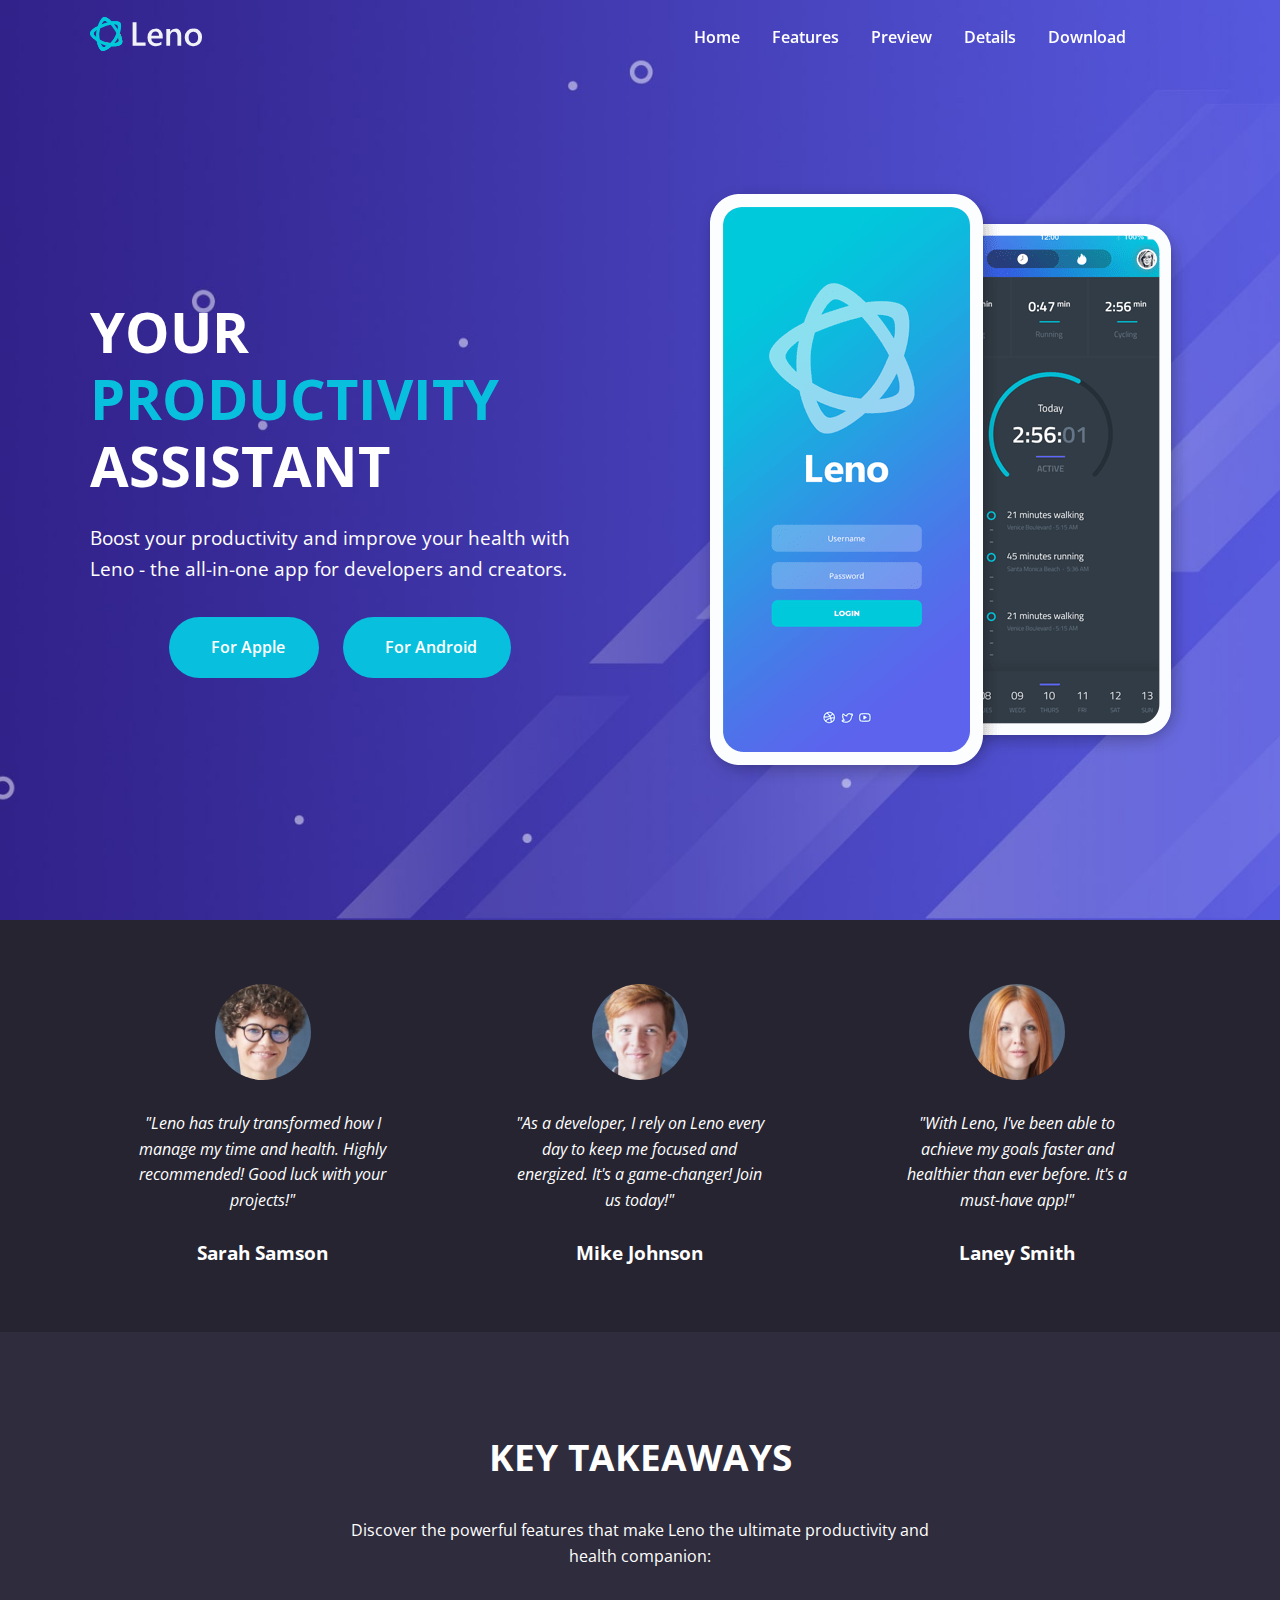
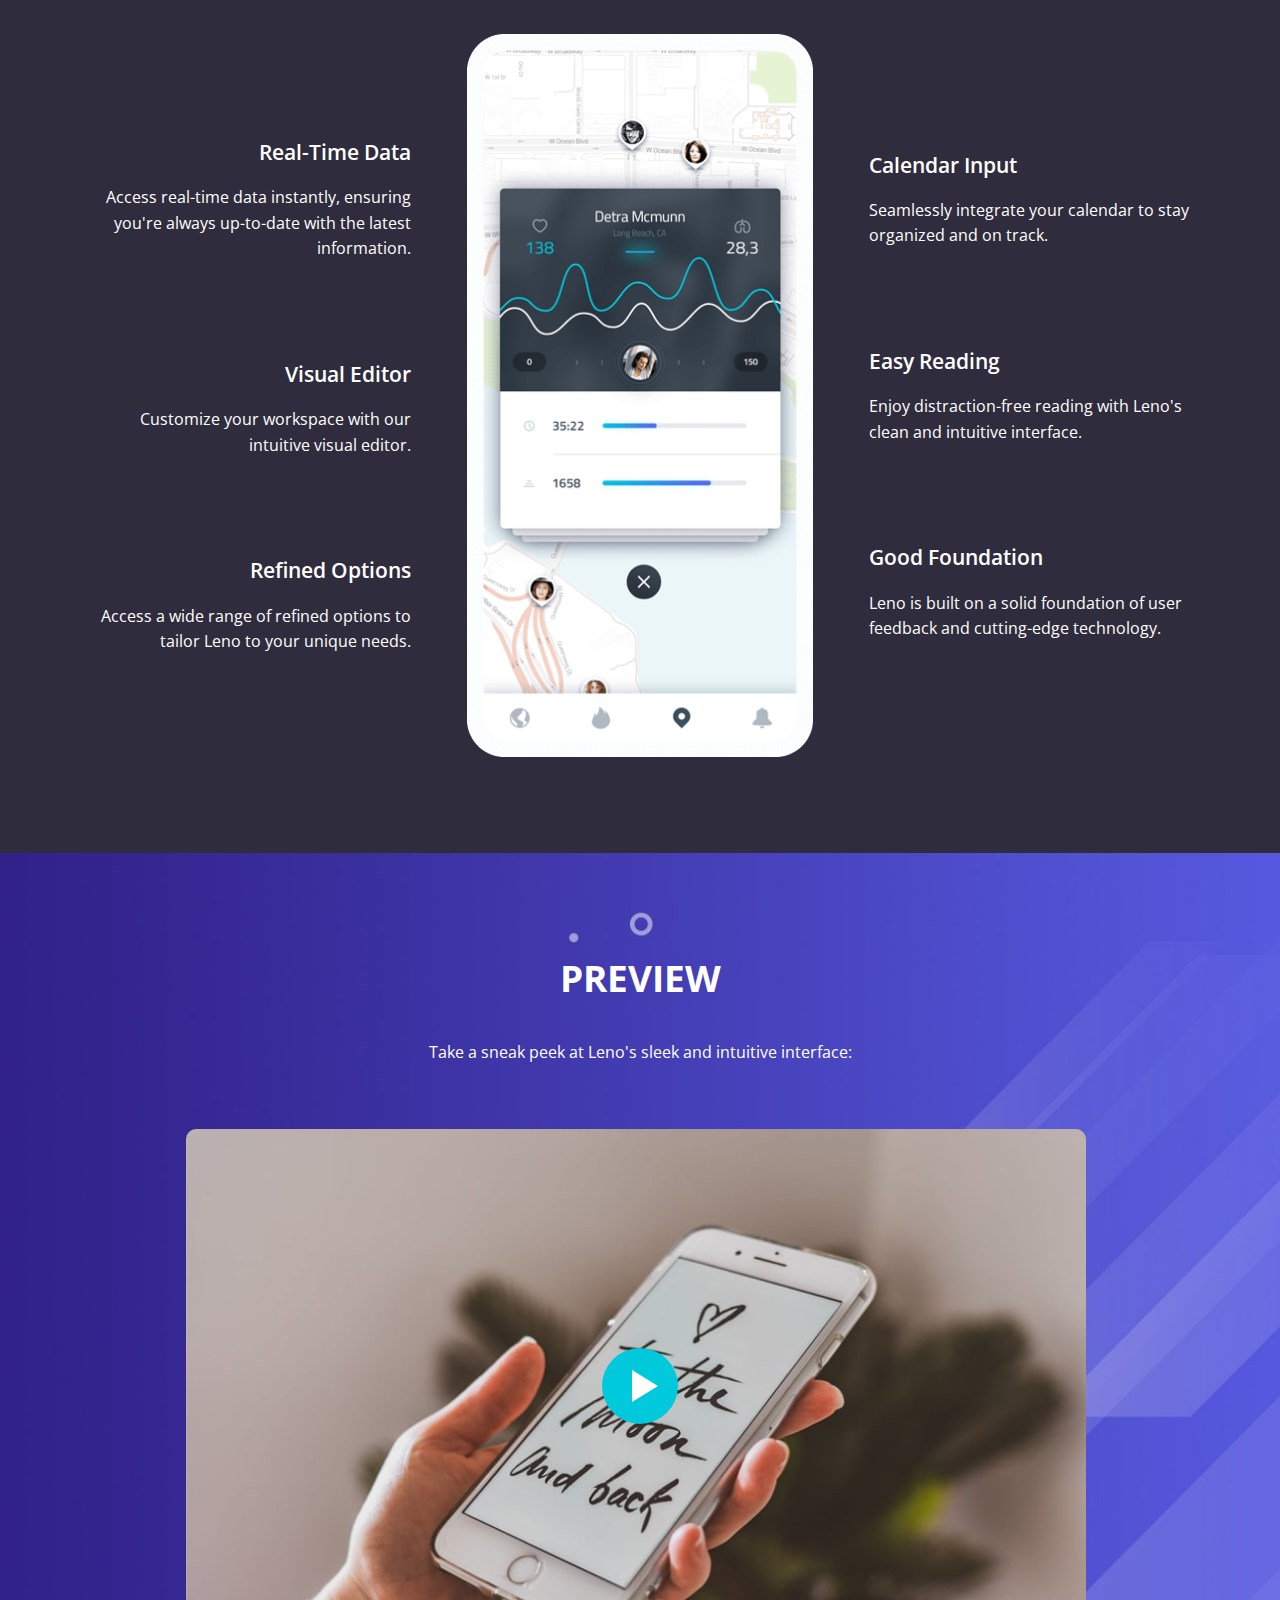
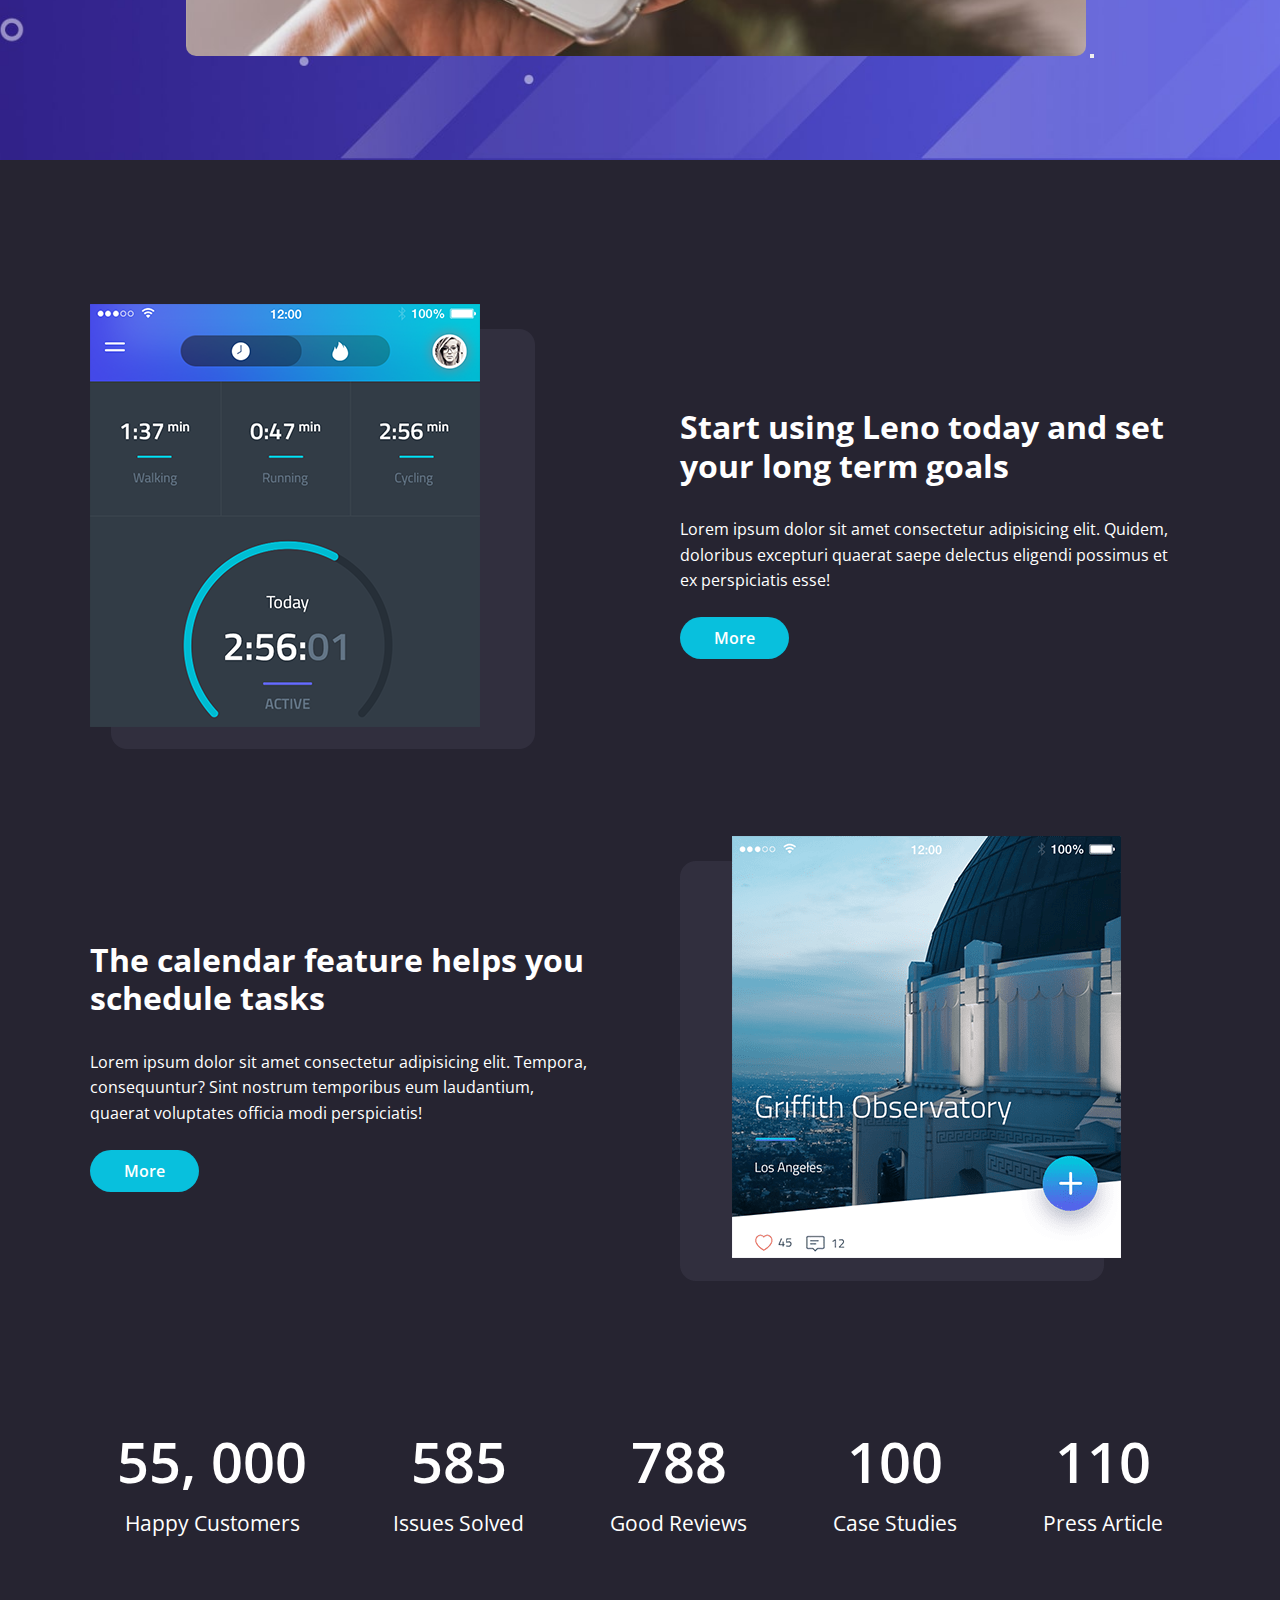
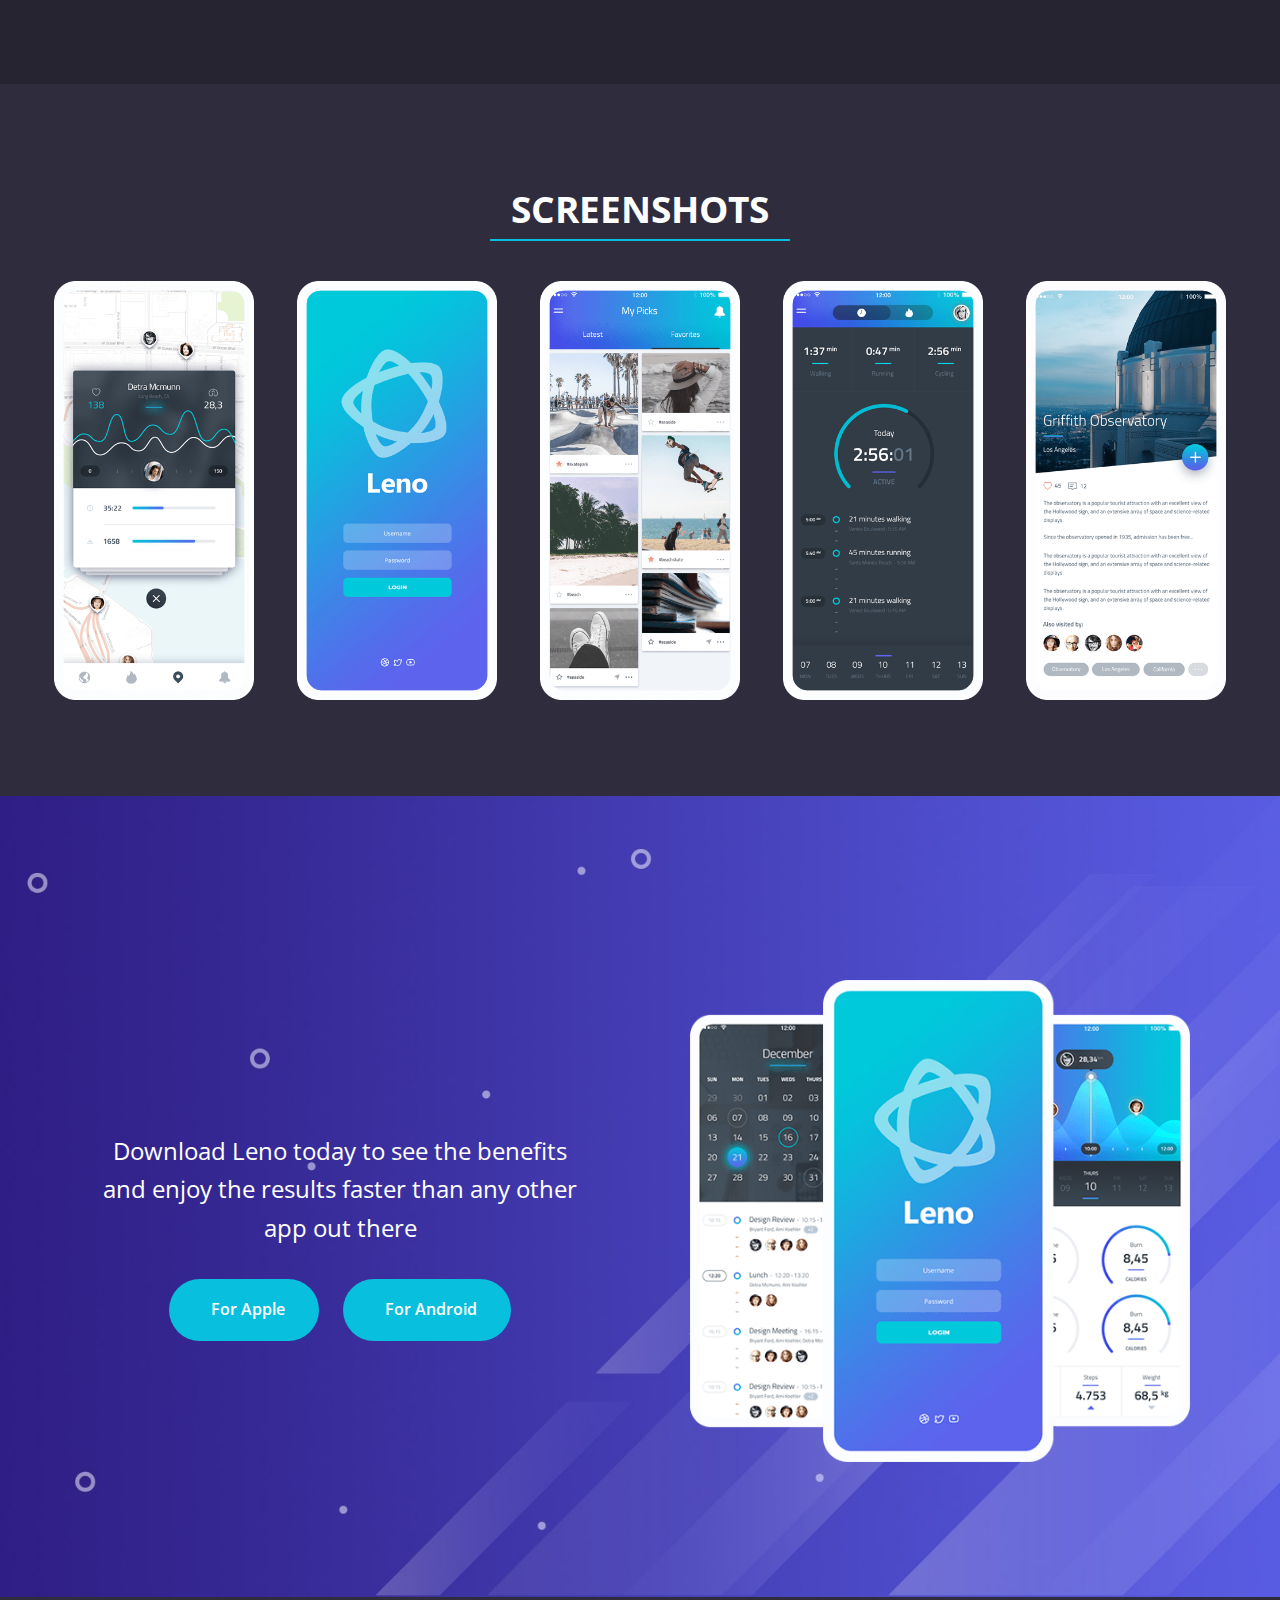
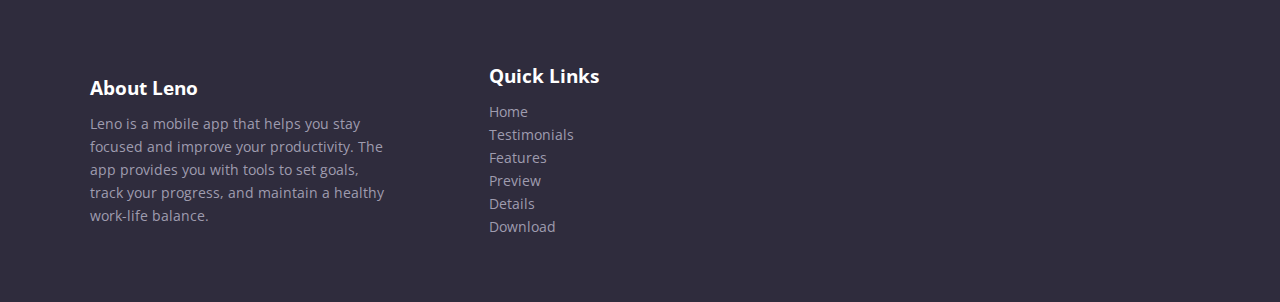
<file: index.html>
<!DOCTYPE html>
<html lang="en">

<head>
	<meta charset="UTF-8">
	<meta name="viewport" content="width=device-width, initial-scale=1.0">
	<link rel="preconnect" href="https://fonts.googleapis.com">
	<link rel="preconnect" href="https://fonts.gstatic.com" crossorigin>
	<link
		href="https://fonts.googleapis.com/css2?family=Open+Sans:ital,wght@0,300..800;1,300..800&family=Poppins&family=Roboto:wght@400;500;700&display=swap"
		rel="stylesheet">
	<link rel="stylesheet" href="https://cdnjs.cloudflare.com/ajax/libs/font-awesome/6.6.0/css/all.min.css"
		integrity="sha512-Kc323vGBEqzTmouAECnVceyQqyqdsSiqLQISBL29aUW4U/M7pSPA/gEUZQqv1cwx4OnYxTxve5UMg5GT6L4JJg=="
		crossorigin="anonymous" referrerpolicy="no-referrer" />
	<link rel="stylesheet" href="/css/style.css">
	<link rel="icon" href="/images/favicon.png">
	<title>Leno App | Help & Productivity</title>
</head>

<body>

	<navbar class="navbar">
		<div class="navbar__container container">
			<div class="navbar__logo">
				<a href="/"><img src="/images/logo.svg" alt="Leno"></a>
			</div>
			<div class="navbar__menu">
				<ul class="navbar__menu-list">
					<li class="navbar__menu-item">
						<a href="index.html" class="navbar__menu-link">Home</a>
					</li>
					<li class="navbar__menu-item">
						<a href="index.html#features" class="navbar__menu-link">Features</a>
					</li>
					<li class="navbar__menu-item">
						<a href="index.html#preview" class="navbar__menu-link">Preview</a>
					</li>
					<li class="navbar__menu-item">
						<a href="index.html#details" class="navbar__menu-link">Details</a>
					</li>
					<li class="navbar__menu-item">
						<a href="index.html#download" class="navbar__menu-link">Download</a>
					</li>
					<li class="navbar__menu-item">
						<a href="#" class="navbar__menu-link--primary">
							<i class="fa-brands fa-facebook"></i>
						</a>
					</li>
					<li class="navbar__menu-item">
						<a href="#" class="navbar__menu-link--primary">
							<i class="fa-brands fa-twitter"></i>
						</a>
					</li>
				</ul>
			</div>
			<div class="navbar__mobile-menu">
				<div class="navbar__mobile-menu-toggle">
					<i class="fas fa-bars fa-2x"></i>
				</div>
				<div class="navbar__mobile-menu-items">
					<ul class="navbar__mobile-menu-list">
						<li class="navbar__mobile-menu-item">
							<a href="index.html" class="navbar__mobile-menu-link">Home</a>
						</li>
						<li class="navbar__mobile-menu-item">
							<a href="index.html#features" class="navbar__mobile-menu-link">Features</a>
						</li>
						<li class="navbar__mobile-menu-item">
							<a href="index.html#preview" class="navbar__mobile-menu-link">Preview</a>
						</li>
						<li class="navbar__mobile-menu-item">
							<a href="index.html#details" class="navbar__mobile-menu-link">Details</a>
						</li>
						<li class="navbar__mobile-menu-item">
							<a href="index.html#download" class="navbar__mobile-menu-link">Download</a>
						</li>
						<li class="navbar__mobile-menu-item">
							<a href="#" class="navbar__mobile-menu-link--primary">
								<i class="fa-brands fa-facebook"></i>
							</a>
						</li>
						<li class="navbar__mobile-menu-item">
							<a href="#" class="navbar__mobile-menu-link--primary">
								<i class="fa-brands fa-twitter"></i>
							</a>
						</li>
					</ul>
				</div>
			</div>
		</div>
	</navbar>
	<header class="hero">
		<div class="hero__container container">
			<div class="hero__content">
				<h1 class="hero__title">
					Your <span class="hero__title--primary">productivity</span> assistant
				</h1>
				<p class="hero__description">
					Boost your productivity and improve your health with Leno - the
					all-in-one app for developers and creators.
				</p>
				<div class="hero__buttons">
					<a href="#download" class="hero__button btn"><i class="fa-brands fa-apple"></i>For Apple</a>
					<a href="#download" class="hero__button btn"><i class="fa-brands fa-android"></i>For Android</a>
				</div>
			</div>
			<div class="hero__image">
				<img src="/images/header-smartphones.png" alt="Smartphones">
			</div>
		</div>
	</header>
	<section class="testimonials" id="testimonials">
		<div class="testimonials__container container">
			<div class="testimonials-card">
				<div class="testimonials__image">
					<img src="/images/testimonial-1.jpg" alt="testimonial-1">
				</div>
				<div class="testimonials__card--content">
					<p class="testimonials__card-text">
						"Leno has truly transformed how I manage my time and health.
						Highly recommended! Good luck with your projects!"
					</p>
					<h3 class="testimonials__card-title">Sarah Samson</h3>
				</div>
			</div>
			<div class="testimonials-card">
				<div class="testimonials__image">
					<img src="/images/testimonial-2.jpg" alt="testimonial-2">
				</div>
				<div class="testimonials__card--content">
					<p class="testimonials__card-text">
						"As a developer, I rely on Leno every day to keep me focused and
						energized. It's a game-changer! Join us today!"
					</p>
					<h3 class="testimonials__card-title">Mike Johnson</h3>
				</div>
			</div>
			<div class="testimonials-card">
				<div class="testimonials__image">
					<img src="/images/testimonial-3.jpg" alt="testimonial-3">
				</div>
				<div class="testimonials__card--content">
					<p class="testimonials__card-text">
						"With Leno, I've been able to achieve my goals faster and
						healthier than ever before. It's a must-have app!"
					</p>
					<h3 class="testimonials__card-title">Laney Smith</h3>
				</div>
			</div>
		</div>
	</section>
	<section class="features" id="features">
		<div class="features__container container">
			<div class="features__content">
				<h2 class="features__title">Key Takeaways</h2>
				<p class="features__description">
					Discover the powerful features that make Leno the ultimate
					productivity and health companion:
				</p>
				<div class="features__grid">
					<div class="features__grid-column features__grid-column-left">
						<div class="features__grid-item">
							<div class="features__grid-item-text">
								<h4 class="features__grid-item-text-title">Real-Time Data</h4>
								<p class="features__grid-item-text-description">
									Access real-time data instantly, ensuring you're always
									up-to-date with the latest information.
								</p>
							</div>
							<div class="features__grid-item-icon">
								<i class="fas fa-rocket fa-4x"></i>
							</div>
						</div>
						<div class="features__grid-item">
							<div class="features__grid-item-text">
								<h4 class="features__grid-item-text-title">Visual Editor</h4>
								<p class="features__grid-item-text-description">
									Customize your workspace with our intuitive visual editor.
								</p>
							</div>
							<div class="features__grid-item-icon">
								<i class="fas fa-code fa-4x"></i>
							</div>
						</div>
						<div class="features__grid-item">
							<div class="features__grid-item-text">
								<h4 class="features__grid-item-text-title">
									Refined Options
								</h4>
								<p class="features__grid-item-text-description">
									Access a wide range of refined options to tailor Leno to
									your unique needs.
								</p>
							</div>
							<div class="features__grid-item-icon">
								<i class="fas fa-gem fa-4x"></i>
							</div>
						</div>
					</div>
					<div class="features__grid-column features__grid-column-center">
						<img src="./images/features-smartphone-1.png" alt="" />
					</div>
					<div class="features__grid-column features__grid-column-right">
						<div class="features__grid-item">
							<div class="features__grid-item-text">
								<h4 class="features__grid-item-text-title">Calendar Input</h4>
								<p class="features__grid-item-text-description">
									Seamlessly integrate your calendar to stay organized and on
									track.
								</p>
							</div>
							<div class="features__grid-item-icon">
								<i class="fas fa-calendar fa-4x"></i>
							</div>
						</div>
						<div class="features__grid-item">
							<div class="features__grid-item-text">
								<h4 class="features__grid-item-text-title">Easy Reading</h4>
								<p class="features__grid-item-text-description">
									Enjoy distraction-free reading with Leno's clean and
									intuitive interface.
								</p>
							</div>
							<div class="features__grid-item-icon">
								<i class="fas fa-book fa-4x"></i>
							</div>
						</div>
						<div class="features__grid-item">
							<div class="features__grid-item-text">
								<h4 class="features__grid-item-text-title">
									Good Foundation
								</h4>
								<p class="features__grid-item-text-description">
									Leno is built on a solid foundation of user feedback and
									cutting-edge technology.
								</p>
							</div>
							<div class="features__grid-item-icon">
								<i class="fas fa-cube fa-4x"></i>
							</div>
						</div>
					</div>
				</div>
			</div>
		</div>
	</section>
	<div class="modal" id="videoModal">
		<div class="modal__content">
			<span class="modal__close-button">
				&times;
			</span>
			<iframe src="" frameborder="0" id="videoPlayer" width="560" height="315" frameborder="0" allowfullscreen></iframe>
		</div>
	</div>
	<section class="preview" id="preview">
		<div class="preview__container container">
			<div class="preview__content">
				<h2 class="preview__title">Preview</h2>
				<p class="preview__description">
					Take a sneak peek at Leno's sleek and intuitive interface:
				</p>
				<div class="preview__image-container">
					<div class="preview__video-wrapper">
						<img src="/images/video-frame.jpg" alt="preview">
						<button class="preview__video-button">
							<span class="preview__video-play-button">
								<span></span>
							</span>
						</button>
					</div>
				</div>
			</div>
		</div>
	</section>
	<section class="details" id="details">
		<div class="details__container container">
			<div class="details__grid">
				<div class="details__grid-image">
					<img src="./images/details-1.png" alt="Leno App">
				</div>
				<div class="details__grid-content">
					<h3 class="details__grid-heading">Start using Leno today and set your long term goals</h3>
					<p class="details__grid-description">
						Lorem ipsum dolor sit amet consectetur adipisicing elit. Quidem, doloribus excepturi quaerat
						saepe delectus eligendi possimus et ex perspiciatis esse!
					</p>
					<a href="details.html" class="details__grid-button btn">More</a>
				</div>
				<div class="details__grid-content">
					<h3 class="details__grid-heading">
						The calendar feature helps you schedule tasks
					</h3>
					<p class="details__grid-description">
						Lorem ipsum dolor sit amet consectetur adipisicing elit. Tempora,
						consequuntur? Sint nostrum temporibus eum laudantium, quaerat
						voluptates officia modi perspiciatis!
					</p>
					<a href="details.html" class="details__grid-button btn">More</a>
				</div>
				<div class="details__grid-image">
					<img src="./images/details-2.png" alt="Leno App" />
				</div>
			</div>
			<div class="details__icons">
				<div class="details__icons-item">
					<i class="fas fa-users fa-4x"></i>
					<div class="details__icons-amount">55, 000</div>
					<h4 class="details__icons-title">Happy Customers</h4>
				</div>
				<div class="details__icons-item">
					<i class="fas fa-code fa-4x"></i>
					<div class="details__icons-amount">585</div>
					<h4 class="details__icons-title">Issues Solved</h4>
				</div>
				<div class="details__icons-item">
					<i class="fas fa-comments fa-4x"></i>
					<div class="details__icons-amount">788</div>
					<h4 class="details__icons-title">Good Reviews</h4>
				</div>
				<div class="details__icons-item">
					<i class="fas fa-rocket fa-4x"></i>
					<div class="details__icons-amount">100</div>
					<h4 class="details__icons-title">Case Studies</h4>
				</div>
				<div class="details__icons-item">
					<i class="fas fa-edit fa-4x"></i>
					<div class="details__icons-amount">110</div>
					<h4 class="details__icons-title">Press Article</h4>
				</div>
			</div>
		</div>
	</section>
	<section class="screenshots" id="screenshots">
		<div class="screenshots__container container">
			<div class="screenshots__content">
				<h2 class="screenshots__title">
					Screenshots
				</h2>
				<div class="sceernshots__images">
					<img src="./images/screenshot-1.png" alt="Screenshot" />
					<img src="./images/screenshot-2.png" alt="Screenshot" />
					<img src="./images/screenshot-3.png" alt="Screenshot" />
					<img src="./images/screenshot-4.png" alt="Screenshot" />
					<img src="./images/screenshot-5.png" alt="Screenshot" />
				</div>
			</div>
		</div>
	</section>
	<section class="download" id="download">
		<div class="download__container container">
			<div class="download__content">
				<p class="download__description">
					Download Leno today to see the benefits and enjoy the results faster
					than any other app out there
				</p>
				<div class="download__buttons">
					<a href="details.html" class="download__button btn">
						<i class="fa-brands fa-apple"></i> For Apple
					</a>
					<a href="details.html" class="download__button btn">
						<i class="fa-brands fa-android"></i> For Android
					</a>
				</div>
			</div>
			<div class="download__image">
				<img src="/images/download.png" alt="Download">
			</div>
		</div>
	</section>
	<footer class="footer">
		<div class="footer__container container">
			<div class="footer__about">
				<h4 class="footer__title">About Leno</h4>
				<p class="footer__description">
					Leno is a mobile app that helps you stay focused and improve your
					productivity. The app provides you with tools to set goals, track
					your progress, and maintain a healthy work-life balance.
				</p>
			</div>
			<div class="footer__links">
				<h4 class="footer__title">Quick Links</h4>
				<ul class="footer__links-list">
					<li class="footer__links-item">
						<a href="index.html" class="footer__links-link">Home</a>
					</li>
					<li class="footer__links-item">
						<a href="index.html#testimonials" class="footer__links-link">
							Testimonials
						</a>
					</li>
					<li class="footer__links-item">
						<a href="index.html#features" class="footer__links-link">
							Features
						</a>
					</li>
					<li class="footer__links-item">
						<a href="index.html#preview" class="footer__links-link">
							Preview
						</a>
					</li>
					<li class="footer__links-item">
						<a href="index.html#details" class="footer__links-link">
							Details
						</a>
					</li>
					<li class="footer__links-item">
						<a href="index.html#download" class="footer__links-link">
							Download
						</a>
					</li>
				</ul>
			</div>
			<div class="footer__social">
				<a href="#" class="footer__social-link">
					<i class="fa-brands fa-facebook fa-3x"></i>
				</a>
				<a href="#" class="footer__social-link">
					<i class="fa-brands fa-twitter fa-3x"></i>
				</a>
				<a href="#" class="footer__social-link">
					<i class="fa-brands fa-instagram fa-3x"></i>
				</a>
				<a href="#" class="footer__social-link">
					<i class="fa-brands fa-linkedin fa-3x"></i>
				</a>
			</div>
		</div>
	</footer>
	<script src="/js/index.js"></script>
</body>

</html>
</file>
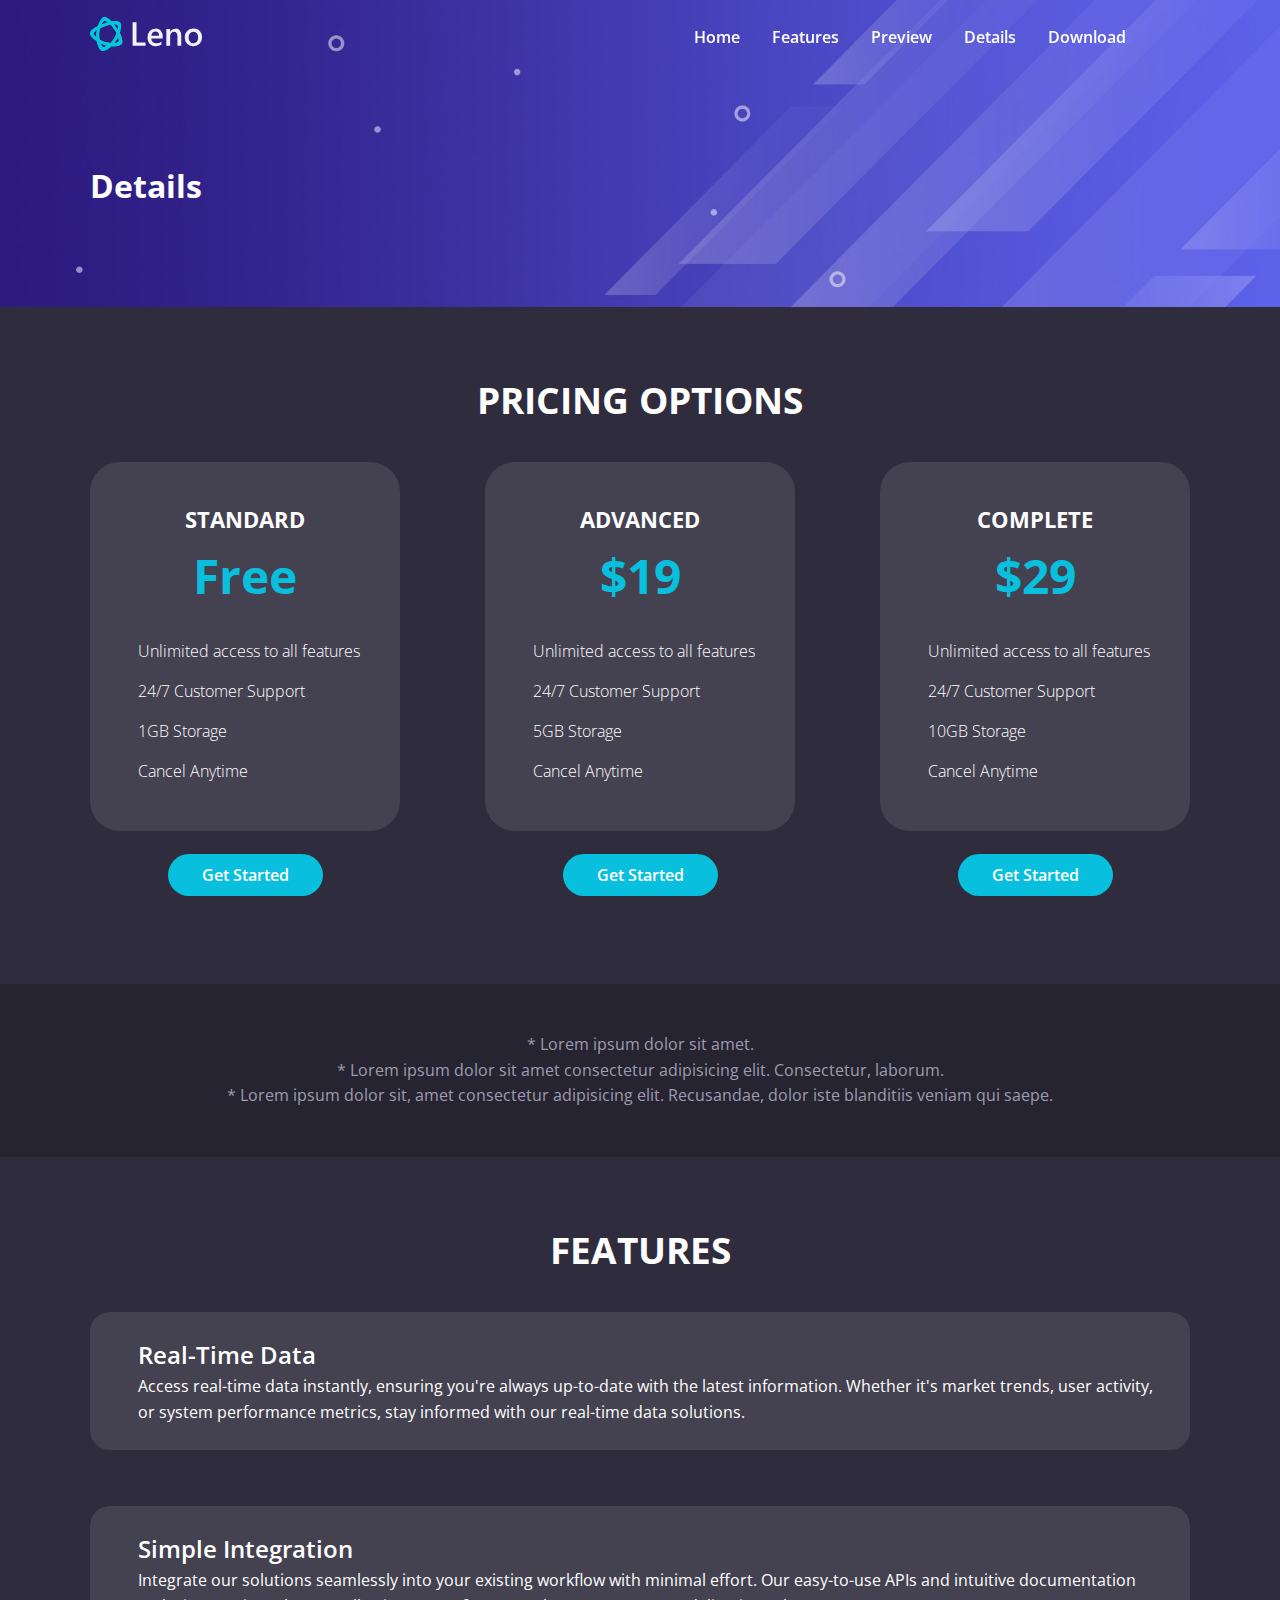
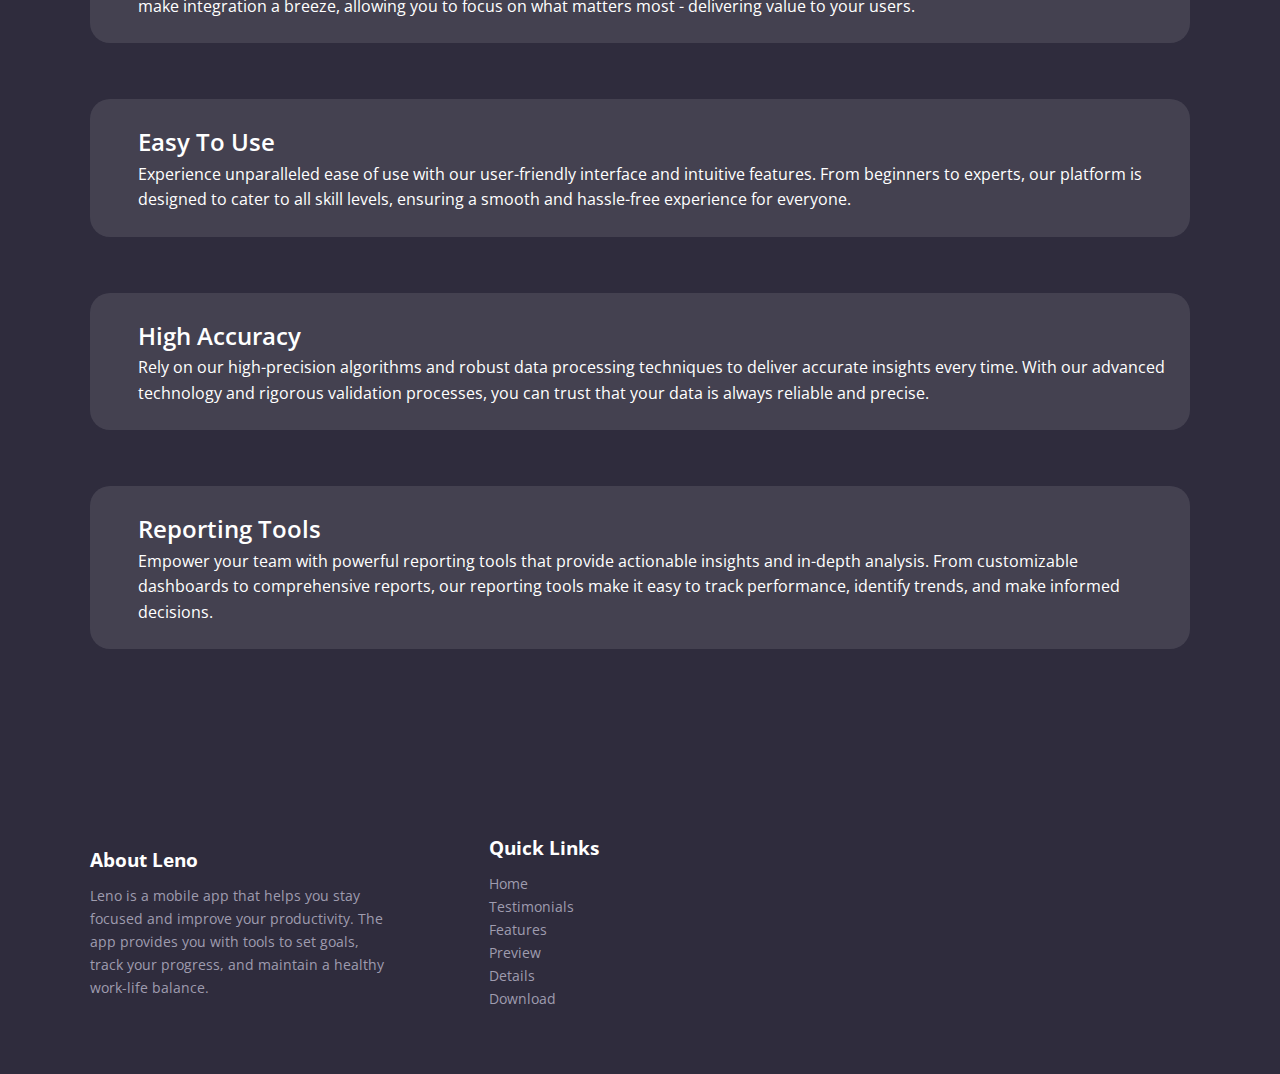
<file: details.html>
<!DOCTYPE html>
<html lang="en">

<head>
  <meta charset="UTF-8">
  <meta name="viewport" content="width=device-width, initial-scale=1.0">
  <link rel="preconnect" href="https://fonts.googleapis.com">
  <link rel="preconnect" href="https://fonts.gstatic.com" crossorigin>
  <link
    href="https://fonts.googleapis.com/css2?family=Open+Sans:ital,wght@0,300..800;1,300..800&family=Poppins&family=Roboto:wght@400;500;700&display=swap"
    rel="stylesheet">
  <link rel="stylesheet" href="https://cdnjs.cloudflare.com/ajax/libs/font-awesome/6.6.0/css/all.min.css"
    integrity="sha512-Kc323vGBEqzTmouAECnVceyQqyqdsSiqLQISBL29aUW4U/M7pSPA/gEUZQqv1cwx4OnYxTxve5UMg5GT6L4JJg=="
    crossorigin="anonymous" referrerpolicy="no-referrer" />
  <link rel="stylesheet" href="/css/style.css">
  <link rel="icon" href="/images/favicon.png">
  <title>Leno App | Help & Productivity</title>
</head>

<body>

  <navbar class="navbar">
    <div class="navbar__container container">
      <div class="navbar__logo">
        <a href="/"><img src="/images/logo.svg" alt="Leno"></a>
      </div>
      <div class="navbar__menu">
        <ul class="navbar__menu-list">
          <li class="navbar__menu-item">
            <a href="index.html" class="navbar__menu-link">Home</a>
          </li>
          <li class="navbar__menu-item">
            <a href="index.html#features" class="navbar__menu-link">Features</a>
          </li>
          <li class="navbar__menu-item">
            <a href="index.html#preview" class="navbar__menu-link">Preview</a>
          </li>
          <li class="navbar__menu-item">
            <a href="index.html#details" class="navbar__menu-link">Details</a>
          </li>
          <li class="navbar__menu-item">
            <a href="index.html#download" class="navbar__menu-link">Download</a>
          </li>
          <li class="navbar__menu-item">
            <a href="#" class="navbar__menu-link--primary">
              <i class="fa-brands fa-facebook"></i>
            </a>
          </li>
          <li class="navbar__menu-item">
            <a href="#" class="navbar__menu-link--primary">
              <i class="fa-brands fa-twitter"></i>
            </a>
          </li>
        </ul>
      </div>
      <div class="navbar__mobile-menu">
        <div class="navbar__mobile-menu-toggle">
          <i class="fas fa-bars fa-2x"></i>
        </div>
        <div class="navbar__mobile-menu-items">
          <ul class="navbar__mobile-menu-list">
            <li class="navbar__mobile-menu-item">
              <a href="index.html" class="navbar__mobile-menu-link">Home</a>
            </li>
            <li class="navbar__mobile-menu-item">
              <a href="index.html#features" class="navbar__mobile-menu-link">Features</a>
            </li>
            <li class="navbar__mobile-menu-item">
              <a href="index.html#preview" class="navbar__mobile-menu-link">Preview</a>
            </li>
            <li class="navbar__mobile-menu-item">
              <a href="index.html#details" class="navbar__mobile-menu-link">Details</a>
            </li>
            <li class="navbar__mobile-menu-item">
              <a href="index.html#download" class="navbar__mobile-menu-link">Download</a>
            </li>
            <li class="navbar__mobile-menu-item">
              <a href="#" class="navbar__mobile-menu-link--primary">
                <i class="fa-brands fa-facebook"></i>
              </a>
            </li>
            <li class="navbar__mobile-menu-item">
              <a href="#" class="navbar__mobile-menu-link--primary">
                <i class="fa-brands fa-twitter"></i>
              </a>
            </li>
          </ul>
        </div>
      </div>
    </div>
  </navbar>
  <header>
    <div class="inner-header">
      <div class="inner-header__container container">
        <h1 class="inner-header__title">Details</h1>
      </div>
    </div>
  </header>
  <section class="pricing">
    <div class="pricing__container container">
      <h2 class="pricing__title">Pricing Options</h2>
      <div class="pricing__cards">
        <div class="pricing__card">
          <div class="pricing__card-box">
            <h4 class="pricing__card-title">Standard</h4>
            <h3 class="pricing__card-price">Free</h3>
            <div class="pricing__card-body">
              <ul class="pricing__card-list">
                <li class="pricing__card-item">
                  <i class="fas fa-check"></i> Unlimited access to all
                  features
                </li>
                <li class="pricing__card-item">
                  <i class="fas fa-check"></i>
                  24/7 Customer Support
                </li>
                <li class="pricing__card-item">
                  <i class="fas fa-check"></i>
                  1GB Storage
                </li>
                <li class="pricing__card-item">
                  <i class="fas fa-check"></i>
                  Cancel Anytime
                </li>
              </ul>
            </div>
          </div>
          <a href="#" class="pricing__card-button btn">Get Started</a>
        </div>
        <div class="pricing__card">
          <div class="pricing__card-box">
            <h4 class="pricing__card-title">Advanced</h4>
            <h3 class="pricing__card-price">$19</h3>
            <div class="pricing__card-body">
              <ul class="pricing__card-list">
                <li class="pricing__card-item">
                  <i class="fas fa-check"></i> Unlimited access to all
                  features
                </li>
                <li class="pricing__card-item">
                  <i class="fas fa-check"></i>
                  24/7 Customer Support
                </li>
                <li class="pricing__card-item">
                  <i class="fas fa-check"></i>
                  5GB Storage
                </li>
                <li class="pricing__card-item">
                  <i class="fas fa-check"></i>
                  Cancel Anytime
                </li>
              </ul>
            </div>
          </div>
          <a href="#" class="pricing__card-button btn">Get Started</a>
        </div>
        <div class="pricing__card">
          <div class="pricing__card-box">
            <h4 class="pricing__card-title">Complete</h4>
            <h3 class="pricing__card-price">$29</h3>
            <div class="pricing__card-body">
              <ul class="pricing__card-list">
                <li class="pricing__card-item">
                  <i class="fas fa-check"></i> Unlimited access to all
                  features
                </li>
                <li class="pricing__card-item">
                  <i class="fas fa-check"></i>
                  24/7 Customer Support
                </li>
                <li class="pricing__card-item">
                  <i class="fas fa-check"></i>
                  10GB Storage
                </li>
                <li class="pricing__card-item">
                  <i class="fas fa-check"></i>
                  Cancel Anytime
                </li>
              </ul>
            </div>
          </div>
          <a href="#" class="pricing__card-button btn">Get Started</a>
        </div>
      </div>
    </div>
  </section>
  <section class="pricing-notes">
    <div class="pricing-notes__container container">
      <p class="pricing-notes__text">* Lorem ipsum dolor sit amet.</p>
      <p class="pricing-notes__text">* Lorem ipsum dolor sit amet consectetur adipisicing elit. Consectetur, laborum.
      </p>
      <p class="pricing-notes__text">* Lorem ipsum dolor sit, amet consectetur adipisicing elit. Recusandae, dolor iste
        blanditiis veniam qui saepe.</p>
    </div>
  </section>
  <section class="details-features">
    <div class="details-features__container container">
      <h2 class="details-features__title">Features</h2>
      <div class="details-features__list">
        <div class="details-features__list-item">
          <i class="fas fa-rocket fa-4x"></i>
          <div class="details-features__list-text">
            <h3 class="details-features__list-title">Real-Time Data</h3>
            <p class="details-features__list-description">
              Access real-time data instantly, ensuring you're always
              up-to-date with the latest information. Whether it's market
              trends, user activity, or system performance metrics, stay
              informed with our real-time data solutions.
            </p>
          </div>
        </div>
        <div class="details-features__list-item">
          <i class="fas fa-user fa-4x"></i>
          <div class="details-features__list-text">
            <h3 class="details-features__list-title">Simple Integration</h3>
            <p class="details-features__list-description">
              Integrate our solutions seamlessly into your existing workflow
              with minimal effort. Our easy-to-use APIs and intuitive
              documentation make integration a breeze, allowing you to focus
              on what matters most - delivering value to your users.
            </p>
          </div>
        </div>
        <div class="details-features__list-item">
          <i class="fas fa-code fa-4x"></i>
          <div class="details-features__list-text">
            <h3 class="details-features__list-title">Easy To Use</h3>
            <p class="details-features__list-description">
              Experience unparalleled ease of use with our user-friendly
              interface and intuitive features. From beginners to experts, our
              platform is designed to cater to all skill levels, ensuring a
              smooth and hassle-free experience for everyone.
            </p>
          </div>
        </div>
        <div class="details-features__list-item">
          <i class="fas fa-compass fa-4x"></i>
          <div class="details-features__list-text">
            <h3 class="details-features__list-title">High Accuracy</h3>
            <p class="details-features__list-description">
              Rely on our high-precision algorithms and robust data processing
              techniques to deliver accurate insights every time. With our
              advanced technology and rigorous validation processes, you can
              trust that your data is always reliable and precise.
            </p>
          </div>
        </div>
        <div class="details-features__list-item">
          <i class="fas fa-chart-pie fa-4x"></i>
          <div class="details-features__list-text">
            <h3 class="details-features__list-title">Reporting Tools</h3>
            <p class="details-features__list-description">
              Empower your team with powerful reporting tools that provide
              actionable insights and in-depth analysis. From customizable
              dashboards to comprehensive reports, our reporting tools make it
              easy to track performance, identify trends, and make informed
              decisions.
            </p>
          </div>
        </div>
      </div>
    </div>
  </section>
  <footer class="footer">
    <div class="footer__container container">
      <div class="footer__about">
        <h4 class="footer__title">About Leno</h4>
        <p class="footer__description">
          Leno is a mobile app that helps you stay focused and improve your
          productivity. The app provides you with tools to set goals, track
          your progress, and maintain a healthy work-life balance.
        </p>
      </div>
      <div class="footer__links">
        <h4 class="footer__title">Quick Links</h4>
        <ul class="footer__links-list">
          <li class="footer__links-item">
            <a href="index.html" class="footer__links-link"> Home </a>
          </li>
          <li class="footer__links-item">
            <a href="index.html#testimonials" class="footer__links-link">
              Testimonials
            </a>
          </li>
          <li class="footer__links-item">
            <a href="index.html#features" class="footer__links-link">
              Features
            </a>
          </li>
          <li class="footer__links-item">
            <a href="index.html#preview" class="footer__links-link">
              Preview
            </a>
          </li>
          <li class="footer__links-item">
            <a href="index.html#details" class="footer__links-link">
              Details
            </a>
          </li>
          <li class="footer__links-item">
            <a href="index.html#download" class="footer__links-link">
              Download
            </a>
          </li>
        </ul>
      </div>
      <div class="footer__social">
        <a href="#" class="footer__social-link">
          <i class="fa-brands fa-facebook fa-3x"></i>
        </a>
        <a href="#" class="footer__social-link">
          <i class="fa-brands fa-twitter fa-3x"></i>
        </a>
        <a href="#" class="footer__social-link">
          <i class="fa-brands fa-instagram fa-3x"></i>
        </a>
        <a href="#" class="footer__social-link">
          <i class="fa-brands fa-linkedin fa-3x"></i>
        </a>
      </div>
    </div>
  </footer>
  <script src="/js/details.js"></script>
</body>

</html>
</file>
<file: css/style.css>
*,
*::before,
*::after {
  margin: 0;
  padding: 0;
  box-sizing: border-box;
}
:root {
  --primary-color: #08c0dd;
  --secondary-color: #262431;
  --tertiary-color: #2f2c3d;
  --text-color: #fff;
  --footer-liks-color: #9f9caf;
}
html,
body {
  font-family: 'Open Sans', sans-serif;
  background: var(--secondary-color);
  color: var(--text-color);
  line-height: 1.6;
  scroll-behavior: smooth;
}
a {
  color: var(--text-color);
  text-decoration: none;
}
ul {
  list-style: none;
}
img {
  max-width: 100%;
}
.container {
  max-width: 1100px;
  margin: 0 auto;
}
.btn {
  padding: 0.5rem 2rem;
  background-color: var(--primary-color);
  border: 2px solid transparent;
  color: var(--text-color);
  font-weight: 600;
  border-radius: 50px;
  transition: background 0.3s ease-in-out;
}
.btn:hover {
  background-color: var(--secondary-color);
  border-color: var(--primary-color);
}
/* Navbar */
.navbar {
  position: fixed;
  top: 0;
  right: 0;
  left: 0;
  z-index: 1000;
  background-color: transparent;
  padding: 1rem 2rem;
  transition: background 0.3s ease-in-out;
}
.navbar.navbar--scroll {
  background-color: rgba(38, 36, 49, 0.5);
  backdrop-filter: blur(10px);
}
.navbar__container {
  display: flex;
  justify-content: space-between;
  align-items: center;
}
.navbar__logo img {
  width: 112px;
  height: 36px;
}
.navbar__menu-list {
  display: flex;
  align-items: center;
  gap: 2rem;
  font-weight: 600;
}
.navbar__menu-link:hover,
.navbar__mobile-menu-link:hover {
  color: var(--primary-color);
}
.navbar__menu-link--primary,
.navbar__mobile-menu-link--primary {
  color: var(--primary-color);
}
.navbar__menu-link--primary:hover,
.navbar__mobile-menu-link--primary:hover {
  color: var(--text-color);
}
/* Mobile menu */
.navbar__mobile-menu {
  display: none;
  cursor: pointer;
}
.navbar__mobile-menu-items {
  position: absolute;
  top: 100%;
  left: 0;
  width: 100%;
  background: var(--secondary-color);
  opacity: 0.8;
  padding: 3rem 2rem;
  text-align: center;
  box-shadow: 0 2px 5px rgba(255, 255, 255, 0.1);
  border-top: 1px solid rgba(255, 255, 255, 0.1);
}
.navbar__mobile-menu-list {
  display: flex;
  flex-direction: column;
  gap: 2rem;
  font-size: 1.2rem;
}
.navbar__mobile-menu-items {
  transform: translateX(100%);
  transition: transform 0.3s ease-in-out;
}
.navbar__mobile-menu-items.active {
  transform: translateX(0);
}
/*Hero*/
.hero {
  background: #000 url('../images/header-background.jpg') center center/cover
    no-repeat;
  padding: 11.5rem 2rem 8rem;
}
.hero__container {
  display: flex;
  justify-content: space-between;
  align-items: center;
  gap: 2rem;
}
.hero__content {
  max-width: 500px;
}
.hero__title {
  font-size: 3.5rem;
  text-transform: uppercase;
  font-weight: 700;
  line-height: 1.2;
}
.hero__title--primary {
  color: var(--primary-color);
}
.hero__description {
  margin-top: 1.5rem;
  font-size: 1.2rem;
  line-height: 1.6;
}
.hro__image img {
  max-width: 500px;
}
.hero__buttons {
  display: flex;
  align-items: center;
  justify-content: center;
  gap: 1.5rem;
  margin-top: 2rem;
}
.hero__button {
  padding: 1rem 2rem;
}
.hero__button i {
  margin-right: 0.5rem;
}
/*Testimonials*/
.testimonials {
  padding: 4rem 2rem;
  text-align: center;
}
.testimonials__container {
  display: grid;
  grid-template-columns: repeat(3, 1fr);
  gap: 2rem;
  align-items: center;
  justify-content: center;
}
.testimonials-card {
  padding: 0 3rem;
}
.testimonials__image img {
  width: 96px;
  height: 96px;
  border-radius: 50%;
  margin-right: auto;
  margin-left: auto;
  margin-bottom: 1.5rem;
}
.testimonials__card-text {
  font-style: italic;
  margin-bottom: 1.5rem;
}
/*Features*/
.features {
  background-color: var(--tertiary-color);
  padding: 6rem 2rem;
}
.features__container {
  text-align: center;
}
.features__title {
  font-size: 2.3rem;
  margin-bottom: 2rem;
  text-transform: uppercase;
}
.features__description {
  max-width: 600px;
  margin: 1rem auto 4rem;
}
.features__grid {
  display: grid;
  grid-template-columns: repeat(3, 1fr);
  gap: 2rem;
}
.features__grid-column {
  display: flex;
  flex-direction: column;
  align-items: center;
  justify-content: center;
  gap: 6rem;
}
.features__grid-item {
  display: flex;
  align-items: start;
  justify-content: start;
  text-align: right;
  gap: 1.5rem;
}
.features__grid-item-text-title {
  font-size: 1.3rem;
  font-weight: 600;
  margin-bottom: 1rem;
}
.features__grid-item-icon {
  margin-top: 2rem;
}
.features__grid-item-icon i {
  color: var(--primary-color);
}
.features__grid-column-right .features__grid-item {
  flex-direction: row-reverse;
  text-align: left;
}
/*Preview*/
.preview {
  background: url('../images/video-background.jpg') center center/cover
    no-repeat;
}
.preview__container {
  padding: 6rem 2rem;
  text-align: center;
}
.preview__title {
  font-size: 2.3rem;
  margin-bottom: 2rem;
  text-transform: uppercase;
}
.preview__description {
  max-width: 600px;
  margin: 1px auto 4rem;
}
.preview__video-wrapper {
  position: relative;
}
.preview__video-wrapper img {
  width: 100%;
  max-width: 900px;
  border-radius: 10px;
}
/*Play button container*/
.preview__video-play-button {
  position: absolute;
  top: 48%;
  left: 50%;
  transform: translateX(-50%) translateY(-50%);
  z-index: 10;
  display: block;
  box-sizing: content-box;
  width: 2rem;
  height: 2.75rem;
  border-radius: 50%;
  cursor: pointer;
  padding: 1.25rem 1.25rem 1.25rem 1.75rem;
}
/*Plat Button Crrcle*/
.preview__video-play-button::after {
  content: '';
  position: absolute;
  top: 50%;
  left: 50%;
  transform: translateX(-50%) translateY(-50%);
  z-index: 1;
  background: #00c9db;
  height: 4.375rem;
  width: 4.375rem;
  border-radius: 50%;
  display: block;
  transition: all 200ms;
}
/*Paly Button Triangle*/
.preview__video-play-button span {
  position: relative;
  display: block;
  z-index: 3;
  top: 0.375rem;
  left: 0.25rem;
  width: 0;
  height: 0;
  border-left: 1.625rem solid #fff;
  border-top: 1rem solid transparent;
  border-bottom: 1rem solid transparent;
}
/*Play Button Animation*/
.preview__video-play-button::before {
  content: '';
  position: absolute;
  top: 50%;
  left: 50%;
  z-index: 0;
  display: block;
  width: 4.75rem;
  height: 4.75rem;
  background: #00c9db;
  border-radius: 50%;
  transform: translateX(-50%) translateY(-50%);
  animation: pulseBorder 1500ms ease-out infinite;
}
@keyframes pulseBorder {
  0% {
    transform: translateX(-50%) translateY(-50%) scale(1);
    opacity: 1;
  }
  100% {
    transform: translateX(-50%) translateY(-50%) scale(1.5);
    opacity: 0;
  }
}
/*Modal*/
.modal {
  display: none;
  position: fixed;
  z-index: 999;
  left: 0;
  top: 0;
  width: 100%;
  height: 100%;
  overflow: auto;
  background-color: rgba(0, 0, 0, 0.5);
}
.modal__content {
  background-color: rgba(0, 0, 0, 0.5);
  margin: 10% auto;
  padding: 20px;
  border: 1px solid #888;
  border-radius: 10px;
  max-width: 600px;
  position: relative;
}
.modal__close-button {
  position: absolute;
  top: 7px;
  right: 10px;
  font-size: 1.5rem;
  color: #fff;
  cursor: pointer;
}
/*Details*/
.details {
  padding: 9rem 2rem;
}
.details__grid {
  display: grid;
  grid-template-columns: repeat(2, 1fr);
  gap: 5rem;
  align-items: center;
  justify-content: center;
}
.details__grid-content {
  max-width: 500px;
  width: 100%;
}
.details__grid-heading {
  font-size: 2rem;
  margin-bottom: 2rem;
  line-height: 1.2;
}
.details__grid-description {
  line-height: 1.6;
  margin-bottom: 2rem;
}
.details__icons {
  display: flex;
  flex-wrap: wrap;
  margin-top: 8rem;
  gap: 2rem;
  justify-content: space-around;
  text-align: center;
}
.details__icons i {
  color: var(--primary-color);
  margin-bottom: 1rem;
}
.details__icons-amount {
  font-size: 3.5rem;
  font-weight: 600;
}
.details__icons-title {
  font-size: 1.3rem;
  font-weight: 400;
}
/*Screenshots*/
.screenshots {
  padding: 6rem 2rem;
  background: var(--tertiary-color);
  text-align: center;
}
.screenshots__container {
  max-width: 1200px;
}
.screenshots__title {
  font-size: 2.3rem;
  text-transform: uppercase;
  border-bottom: 2px solid var(--primary-color);
  width: 300px;
  margin: 0 auto 2.5rem;
}
.sceernshots__images {
  display: flex;
  justify-content: space-between;
  gap: 1rem;
  flex-wrap: wrap;
}
.sceernshots__images img {
  width: 100%;
  max-width: 200px;
  margin: 0 auto;
}
/*Download*/
.download {
  background: #000 url('../images/download-background.jpg') center center/cover
    no-repeat;
  padding: 11.5rem 2rem 8rem;
}
.download__container {
  display: flex;
  justify-content: space-between;
  align-items: center;
  gap: 2rem;
}
.download__content {
  max-width: 500px;
}
.download__description {
  font-size: 1.5rem;
  margin-top: 1.5rem;
  line-height: 1.6;
  text-align: center;
}
.download__image img {
  width: 100%;
  max-width: 500px;
}
.download__buttons {
  display: flex;
  align-items: center;
  justify-content: center;
  gap: 1.5rem;
  margin-top: 2rem;
}
.download__button {
  padding: 1rem 2rem;
}
.download__button i {
  margin-right: 0.5rem;
}
/*Footer*/
.footer {
  background: var(--tertiary-color);
  color: var(--footer-liks-color);
  padding: 4rem 2rem;
  font-size: 0.9rem;
}
.footer__links-link,
.footer__social-link {
  color: var(--footer-liks-color);
}
.footer__links-link:hover,
.footer__social-link:hover {
  color: #fff;
}
.footer__container {
  display: grid;
  grid-template-columns: repeat(3, 1fr);
  justify-content: space-between;
  align-items: center;
  gap: 6rem;
}
.footer__title {
  font-size: 1.2rem;
  color: var(--text-color);
  margin-bottom: 0.5rem;
}
.footer__social {
  display: flex;
  gap: 1.5rem;
  justify-content: center;
}
/*Inner header*/
.inner-header {
  background: #000 url(../images/header-background.jpg) center center/cover
    no-repeat;
  padding: 10rem 2rem 6rem;
}
/*Pricing*/
.pricing {
  background: var(--tertiary-color);
  padding: 4rem 2rem 6rem;
}
.pricing__title {
  font-size: 2.3rem;
  margin-bottom: 2rem;
  text-transform: uppercase;
  text-align: center;
}
.pricing__cards {
  display: flex;
  justify-content: space-between;
  align-items: center;
  text-align: center;
  gap: 2rem;
}
.pricing__card-box {
  background: rgba(255, 255, 255, 0.1);
  padding: 2.5rem;
  border-radius: 30px;
  margin-bottom: 2rem;
}
.pricing__card-title {
  font-size: 1.4rem;
  text-transform: uppercase;
}
.pricing__card-price {
  font-size: 3rem;
  color: var(--primary-color);
  font-weight: 700;
  margin-bottom: 1rem;
}
.pricing__card-list {
  text-align: left;
  line-height: 2.5rem;
  font-weight: 300;
}
.pricing__card-item i {
  color: var(--primary-color);
  margin-right: 0.5rem;
}
/*Pricing notes*/
.pricing-notes {
  padding: 3rem 2rem;
  color: #9f9caf;
  text-align: center;
}
.details-features {
  background: var(--tertiary-color);
  padding: 4rem 2rem;
}
.details-features__title {
  font-size: 2.3rem;
  margin-bottom: 2rem;
  text-transform: uppercase;
  text-align: center;
}
.details-features__list-item {
  display: flex;
  gap: 1.5rem;
  align-items: center;
  margin-bottom: 3.5rem;
  background: rgba(255, 255, 255, 0.1);
  padding: 1.5rem;
  border-radius: 20px;
}
.details-features__list-item i {
  color: var(--primary-color);
}
.details-features__list-title {
  font-size: 1.5rem;
  font-weight: 600;
  -webkit-nbsp-mode: 0.5rem;
}
/* Media queries */
@media (max-width: 992px) {
  .hero {
    padding: 10rem;
    text-align: center;
  }
  .hero__container {
    flex-direction: column;
  }
  .hero__title {
    font-size: 2.3rem;
  }
  .hero__buttons {
    flex-direction: column;
    gap: 1rem;
  }
  .hero__button {
    width: 100%;
  }
  .testimonials__container {
    grid-template-columns: 1fr;
  }
  .testimonials-card {
    padding: 0 1.5rem;
    max-width: 500px;
    margin: 0 auto;
  }
  .features__grid {
    grid-template-columns: 1fr;
  }
  .features__grid-column-left,
  .features__grid-column-right {
    order: 2;
    margin-bottom: 2rem;
  }
  .features__grid-column-center {
    order: 1;
    margin-bottom: 3rem;
  }
  .features__grid-item,
  .features__grid-column-right .features__grid-item {
    text-align: center;
    flex-direction: column-reverse;
    max-width: 400px;
  }
  .features__grid-item-icon {
    margin: 0 auto;
  }
  .features__grid-column-center img {
    max-width: 300px;
  }
  .details__grid {
    grid-template-columns: 1fr;
    text-align: center;
  }
  .details__grid-image img {
    width: 100%;
    max-width: 400px;
  }
  .details__grid-content {
    max-width: 400px;
    margin: 0 auto;
    width: 100%;
  }
  .details__icons {
    flex-direction: column;
    gap: 2rem;
    margin-top: 4rem;
  }
  .download {
    padding-top: 10rem;
  }
  .download__container {
    flex-direction: column-reverse;
  }
  .download__buttons {
    flex-direction: column;
  }
  .download__button {
    width: 100%;
    text-align: center;
    padding: 0.7rem;
  }
  .footer {
    font-size: 1rem;
  }
  .footer__container {
    text-align: center;
    grid-template-columns: 1fr;
    gap: 3rem;
    max-width: 600px;
  }
}
@media (max-width: 768px) {
  .navbar__menu {
    display: none;
  }
  .navbar__mobile-menu {
    display: block;
  }
  .hero__image img {
    max-width: 350px;
  }
  .modal__content {
    margin: 40% auto;
    padding: 10px;
    width: 90%;
  }
  .modal__content iframe {
    width: 100%;
  }
  .pricing__cards {
    flex-direction: column;
  }
  .pricing__card {
    margin-bottom: 4.5rem;
  }
  .details-features__list-item {
    flex-direction: column;
    text-align: center;
  }
}
</file>
